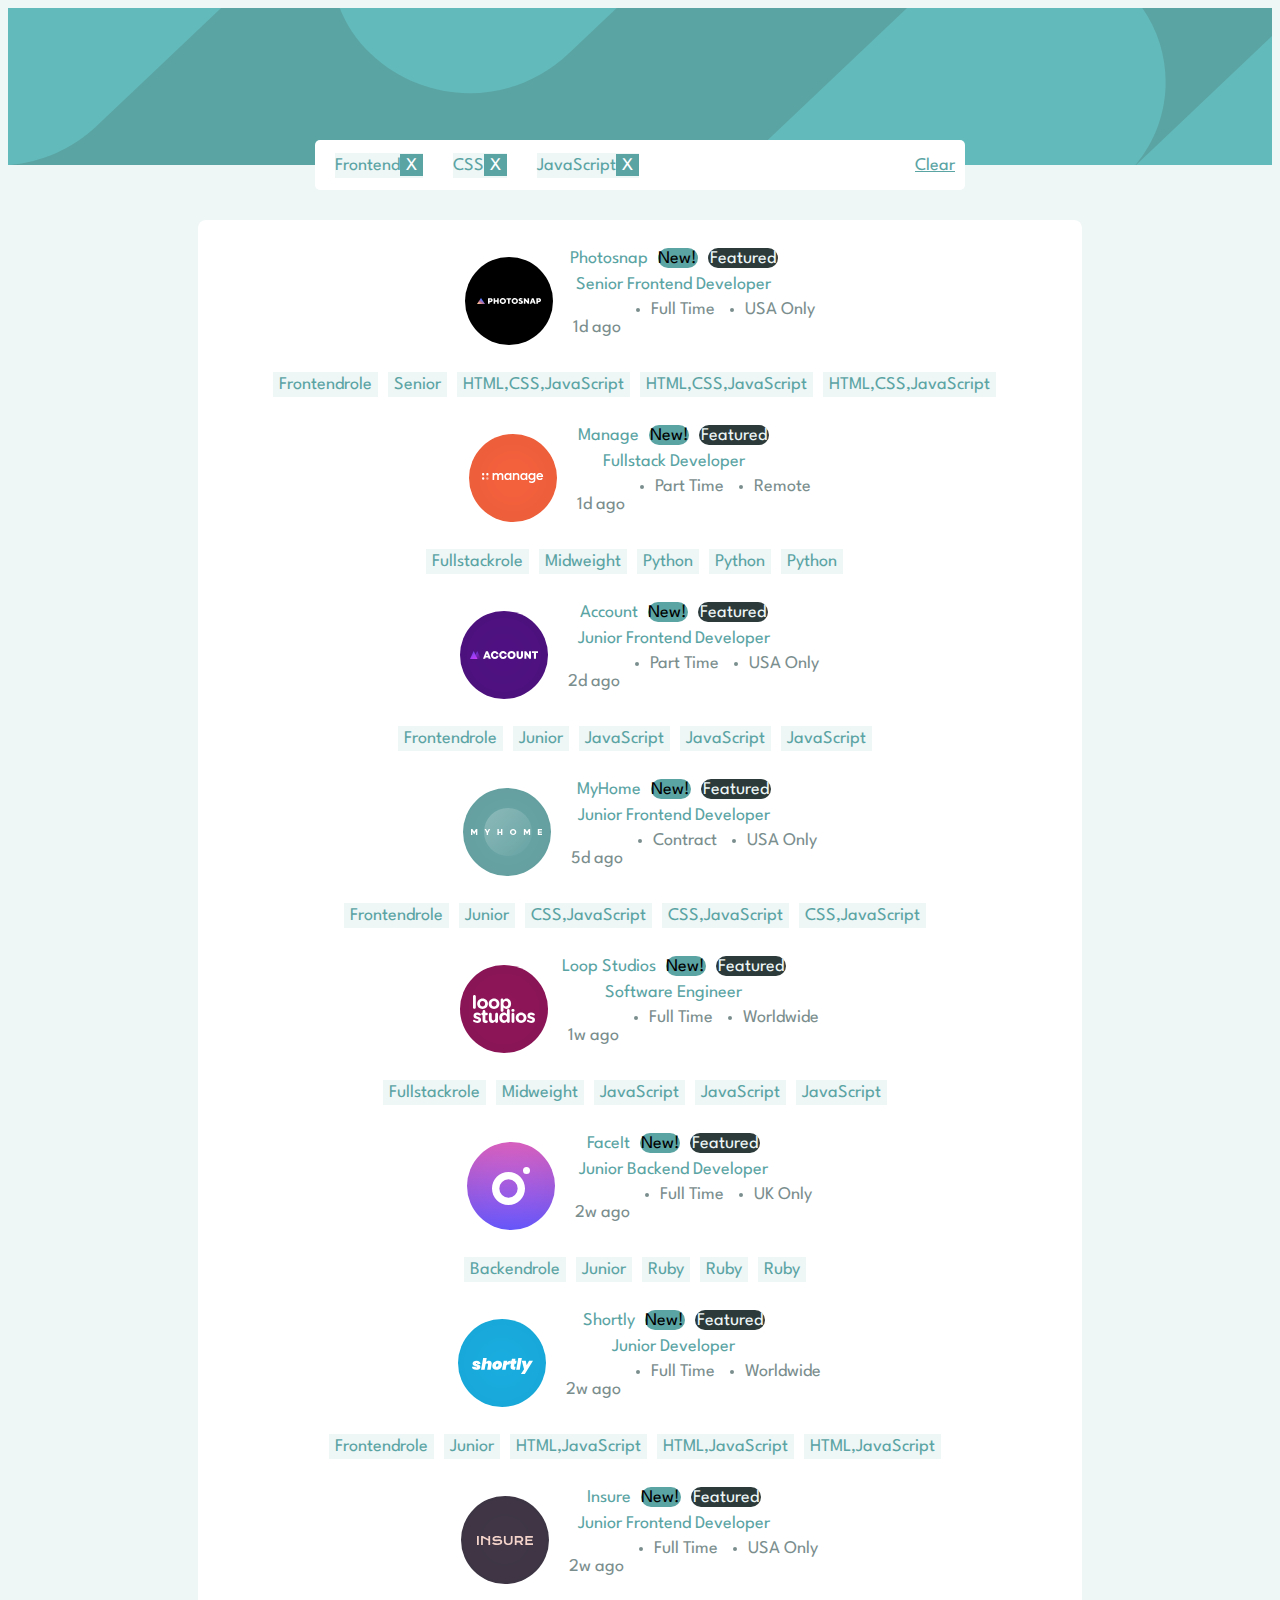
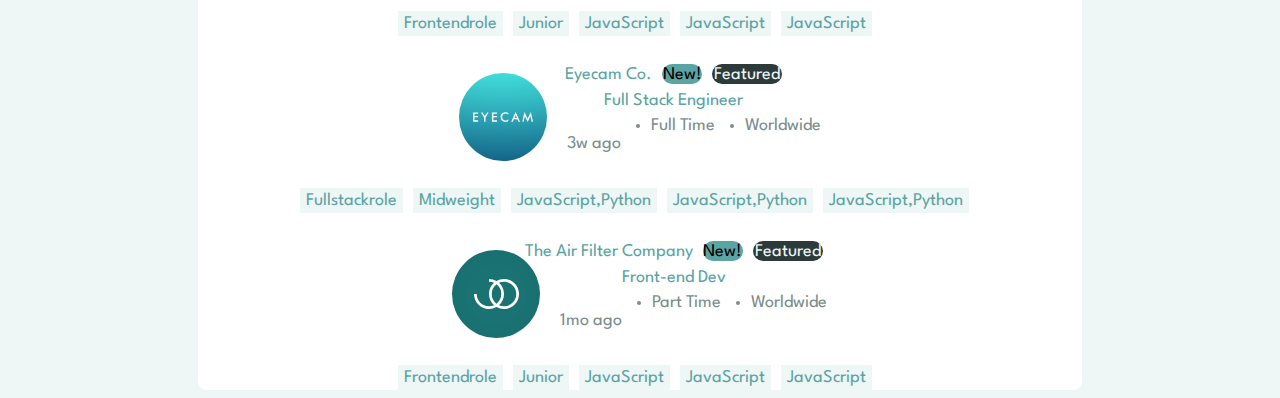
<file: static-job-listings-master/static-job-listings-master/index.html>
<!DOCTYPE html>
<html lang="en">

<head>
  <meta charset="UTF-8">
  <meta name="viewport" content="width=device-width, initial-scale=1.0">
  <!-- displays site properly based on user's device -->

  <link rel="icon" type="image/png" sizes="32x32" href="./images/favicon-32x32.png">
  <link rel="stylesheet" href="style.css">

  <title>Frontend</title>

  <!-- Feel free to remove these styles or customise in your own stylesheet 👍 -->

</head>

<body>  
   <header>
  

    </header>
  <main>

    <div class="menu">
      <article>
        <a href="">Frontend<button>X</button></a>
        <a href="">CSS<button>X</button></a>
        <a href="">JavaScript<button>X</button></a>
      </article>

      <a href="">Clear</a>
    </div>

    <div class="box-photosnap " id="espaco">

      <div class="p-1"> <img src="./images/photosnap.svg"> 
      </div>

        <div class="names">

         <div class="ft"> <p class="photo">Photosnap</p>
          <p class="new">New!</p>
          <p class="fea"> Featured </p></div>
          <p class="senior"> Senior Frontend Developer</p>


          <ul class="lista">
            <p>1d Ago</p>  
            <li>Full Time</li>
            <li>USA only</li>

          </ul>
        </div>


     

      <div class="button">
        <button>Frontend</button>
        <button>Senior</button>
        <button> HTMl</button>
        <button>CSS </button>
        <button>JavaScript</button>
      </div>

    </div>


  </main>

  <script src="app.js"></script>

</body>

</html>
</file>
<file: static-job-listings-master/static-job-listings-master/style.css>
@import url('https://fonts.googleapis.com/css2?family=League+Spartan:wght@500;700&display=swap');





:root {
    --Desaturated-Dark-Cyan: hsl(180, 29%, 50%);
    --desaturated-Dark: hsl(180, 29%, 50%);
    --light-Grayish: hsl(180, 31%, 95%);
    --dark-Grayish: hsl(180, 8%, 52%);
    --very-Dark-Grayish: hsl(180, 14%, 20%);
}

p {
    font-family: 'League Spartan', sans-serif;
    font-size: 18px;
}
ul{
    font-family: 'League Spartan', sans-serif;
    font-size: 18px;
}
a{
    font-family: 'League Spartan', sans-serif;
    font-size: 18px;
}

body {
    background-color: var(--light-Grayish);
}

main {
    align-items: center;
    justify-content: center;
    display: flex;
    gap: 20px;
    flex-direction: column;
   
}

header {
    background-color: var(--Desaturated-Dark-Cyan);
    background-image: url("images/bg-header-desktop.svg");
    background-size: cover; 
    height: 157px;
    width: 100%;

}

article button:hover {
    background-color: var(--very-Dark-Grayish);
    color: white;
}

article button {
    font-family: 'League Spartan', sans-serif;
    font-size: 18px;
    height: 22px;
    border: var(--light-Grayish);
    background-color: var(--desaturated-Dark);
    color: white;
}

article {
    display: flex;

}

article a {
    text-decoration: none;
    text-align: center;
    align-items: center;
    display: flex;
    margin-left: 20px;
    color: var(--desaturated-Dark);
    height: 25px;
    background-color: var(--light-Grayish);
}

a {
    margin-right: 10px;
    color: var(--desaturated-Dark);
}

.menu {
    border-radius: 5px;
    margin-top: -25px;
    align-items: center;
    justify-content: center;
    text-align: center;
    height: 50px;
    width: 650px;
    justify-content: space-between;
    background-color: white;
    display: flex;
    gap: 10px;
}

.box-photosnap{
    margin-top: 10px;
    background-color: white;
    display: flex;
    border-radius: 8px;
    
    width: 70%;
    flex-direction: column;
    justify-content: space-around;
    align-items: center;

}

.names {
    margin-left: -30px;
    display: flex;
    flex-direction: column;
    gap: -60px;
    align-items: center;
    justify-content: center;
    text-align: center
}

.full {
    color: var(--dark-Grayish);
}

.phot {
    color: var(--desaturated-Dark);
}

.p-1 {

    display: flex;
    align-items: center;
    gap: 10px;
    justify-content: center;
}

.photo {
    color: var(--desaturated-Dark);
    align-items: center;
    justify-content: center;

}

.senior {
    margin-top: -10px;
    align-items: center;
    justify-content: center;
    display: flex;
    color: var(--desaturated-Dark);
}

.fea {

    align-items: center;
    justify-content: center;
    display: flex;
    background-color: var(--very-Dark-Grayish);
    color: var(--light-Grayish);
    border-radius: 10px;
    height: 20px;
    width: 70px;
}

.new {
    align-items: center;
    justify-content: center;
    display: flex;
    background-color: var(--desaturated-Dark);
    border-radius: 10px;
    height: 20px;
    width: 40px;
}

.ft {

    align-items: center;
    justify-content: center;
    display: flex;
    gap: 10px;
}

.lista {
    margin-top: -10px;
    color: var(--dark-Grayish);
    display: flex;
    gap: 30px;
}

.button button:hover {
    background-color: var(--desaturated-Dark);
    color: var(--light-Grayish);
    border-radius: 3px;
}

.button button {
    
    font-family: 'League Spartan', sans-serif;
    font-size: 18px;
    background-color: var(--light-Grayish);
    border: var(--light-Grayish);
    color: var(--desaturated-Dark);
    height: 25px;
}

.button {
    display: flex;
    gap: 10px;
    margin-right: 10px;

}
</file>
